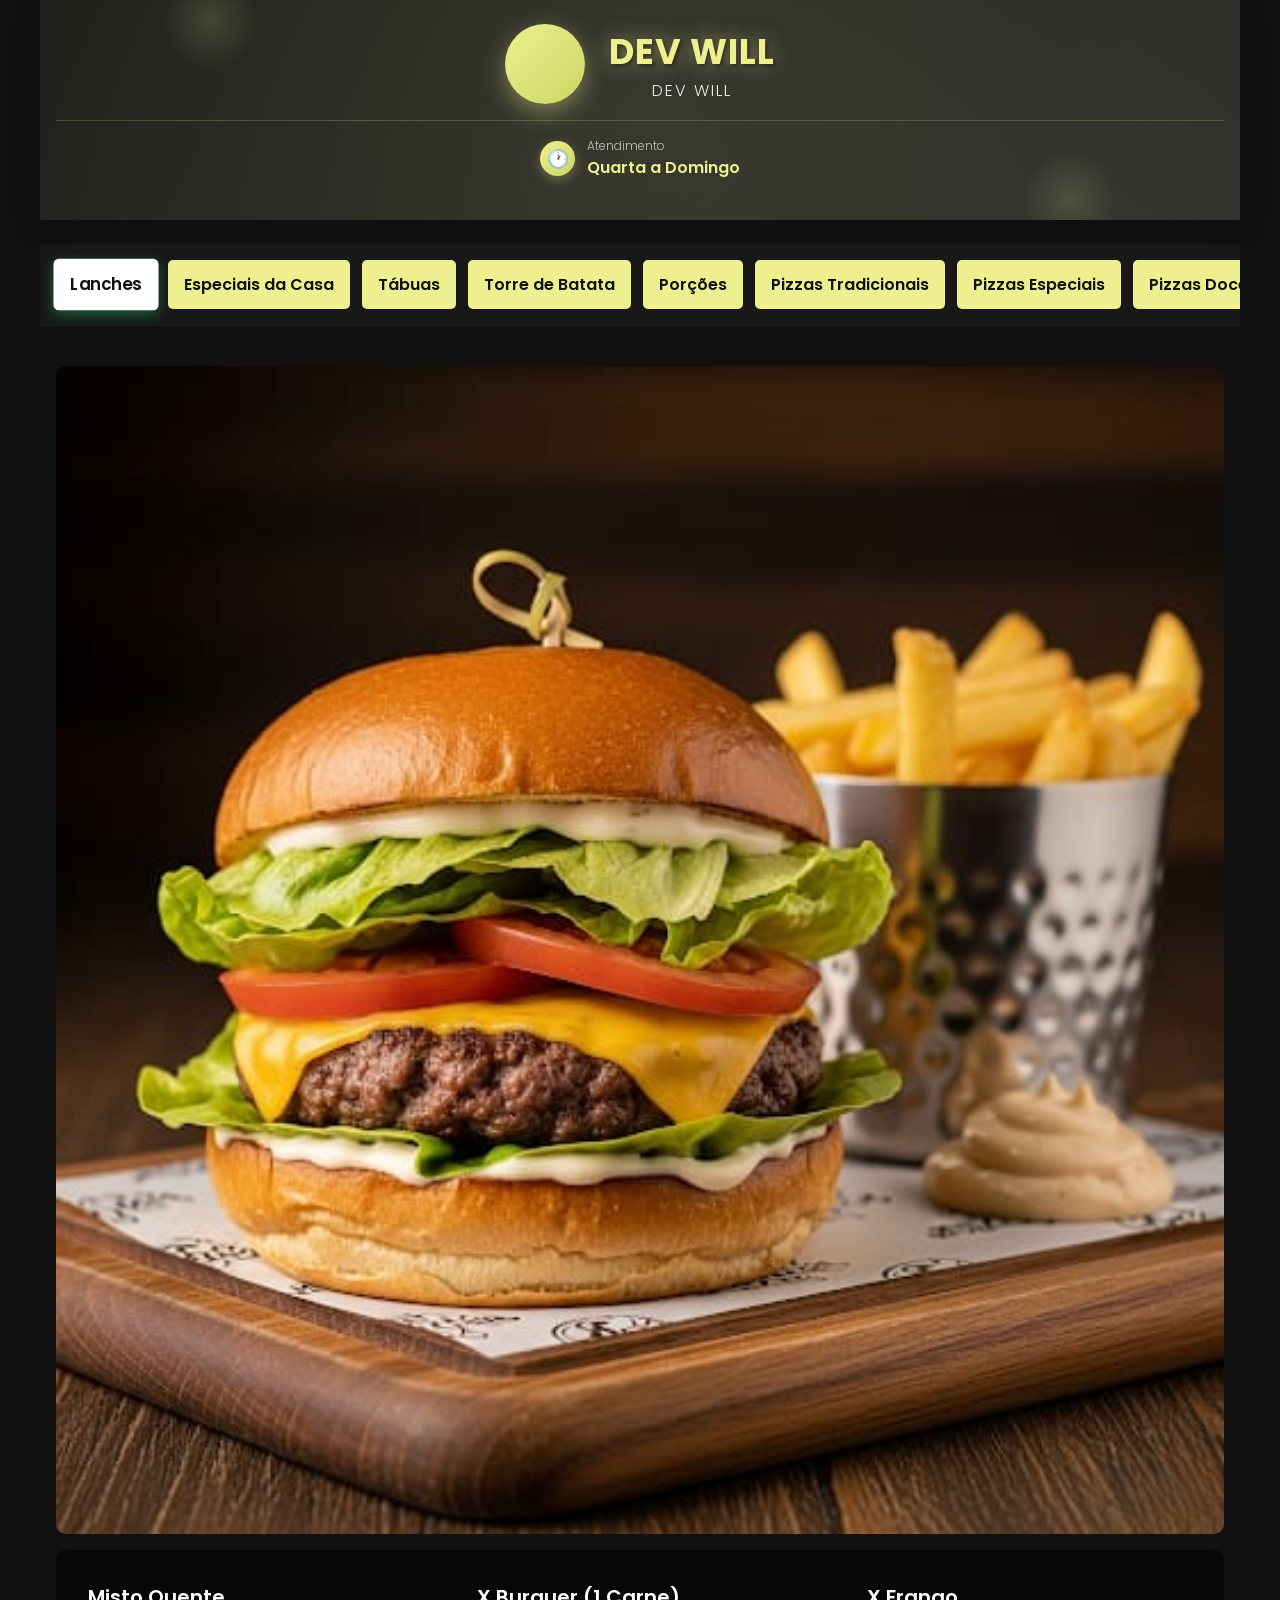
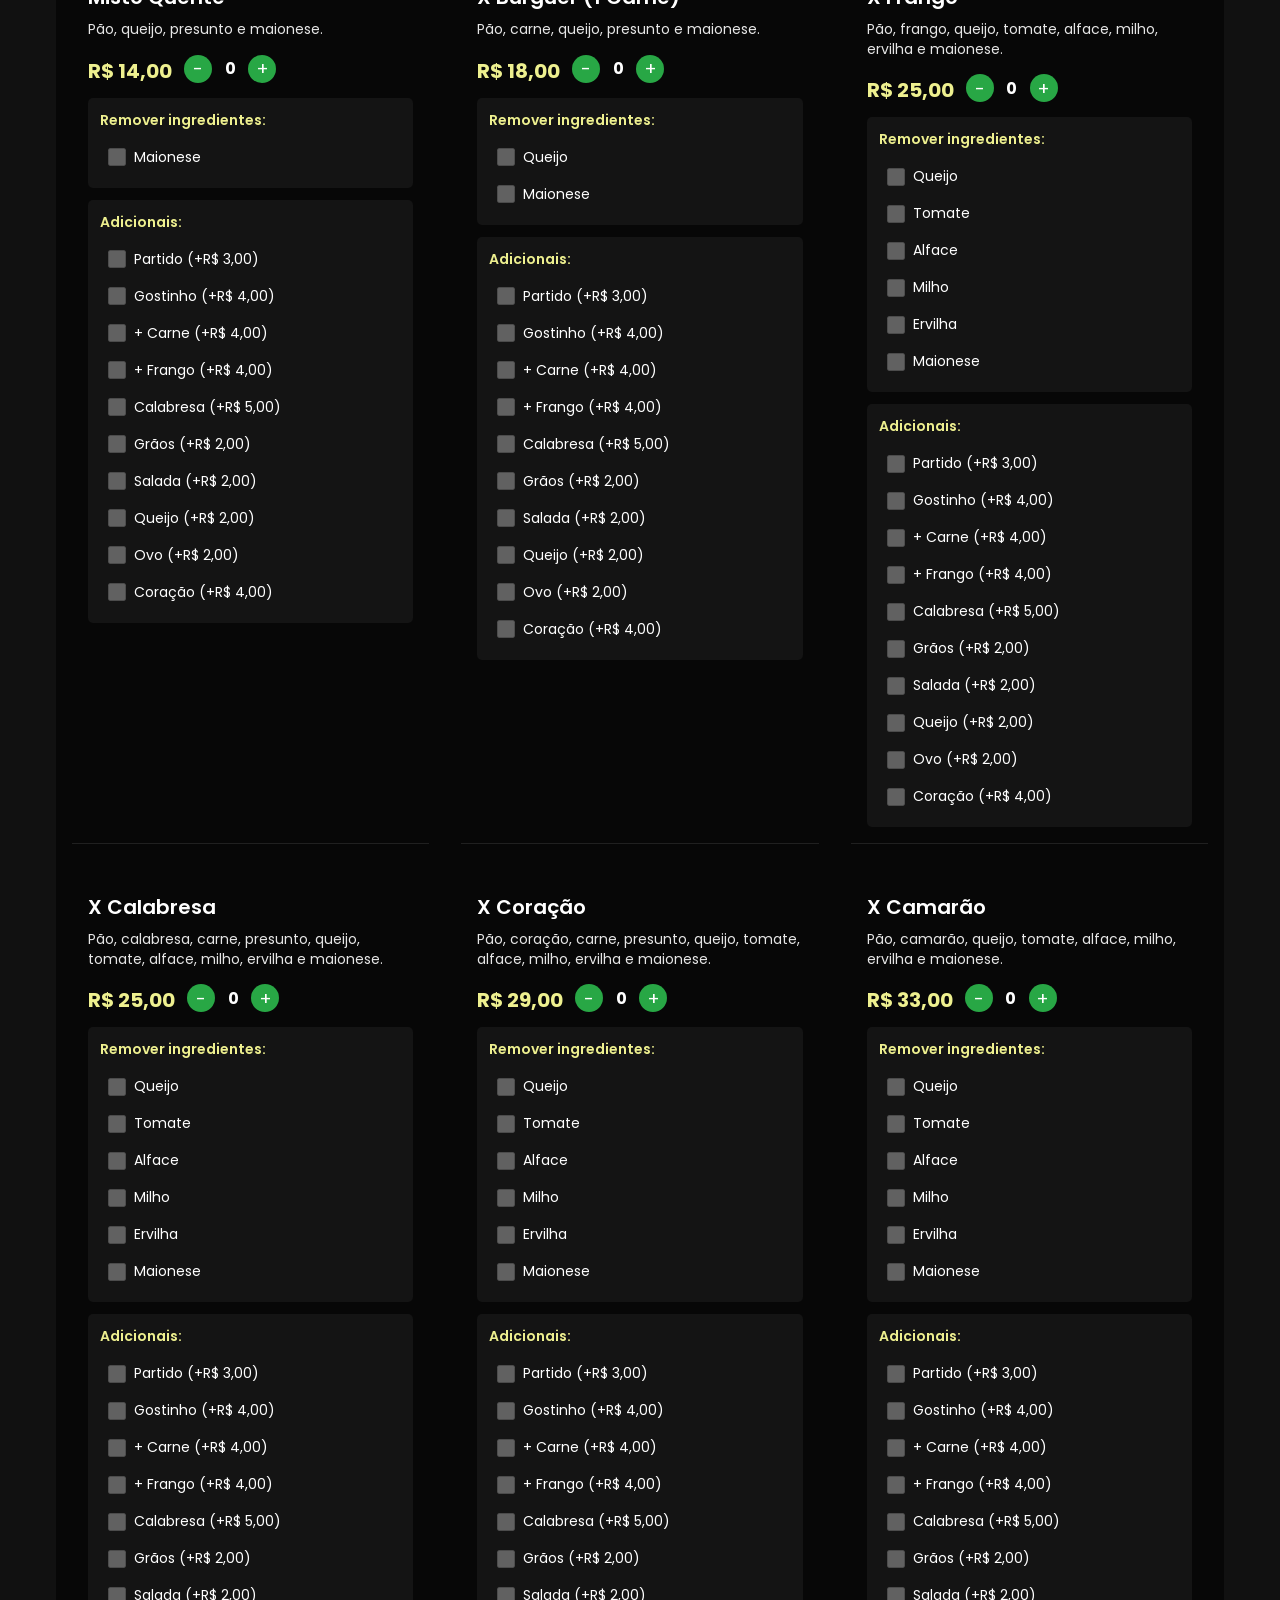
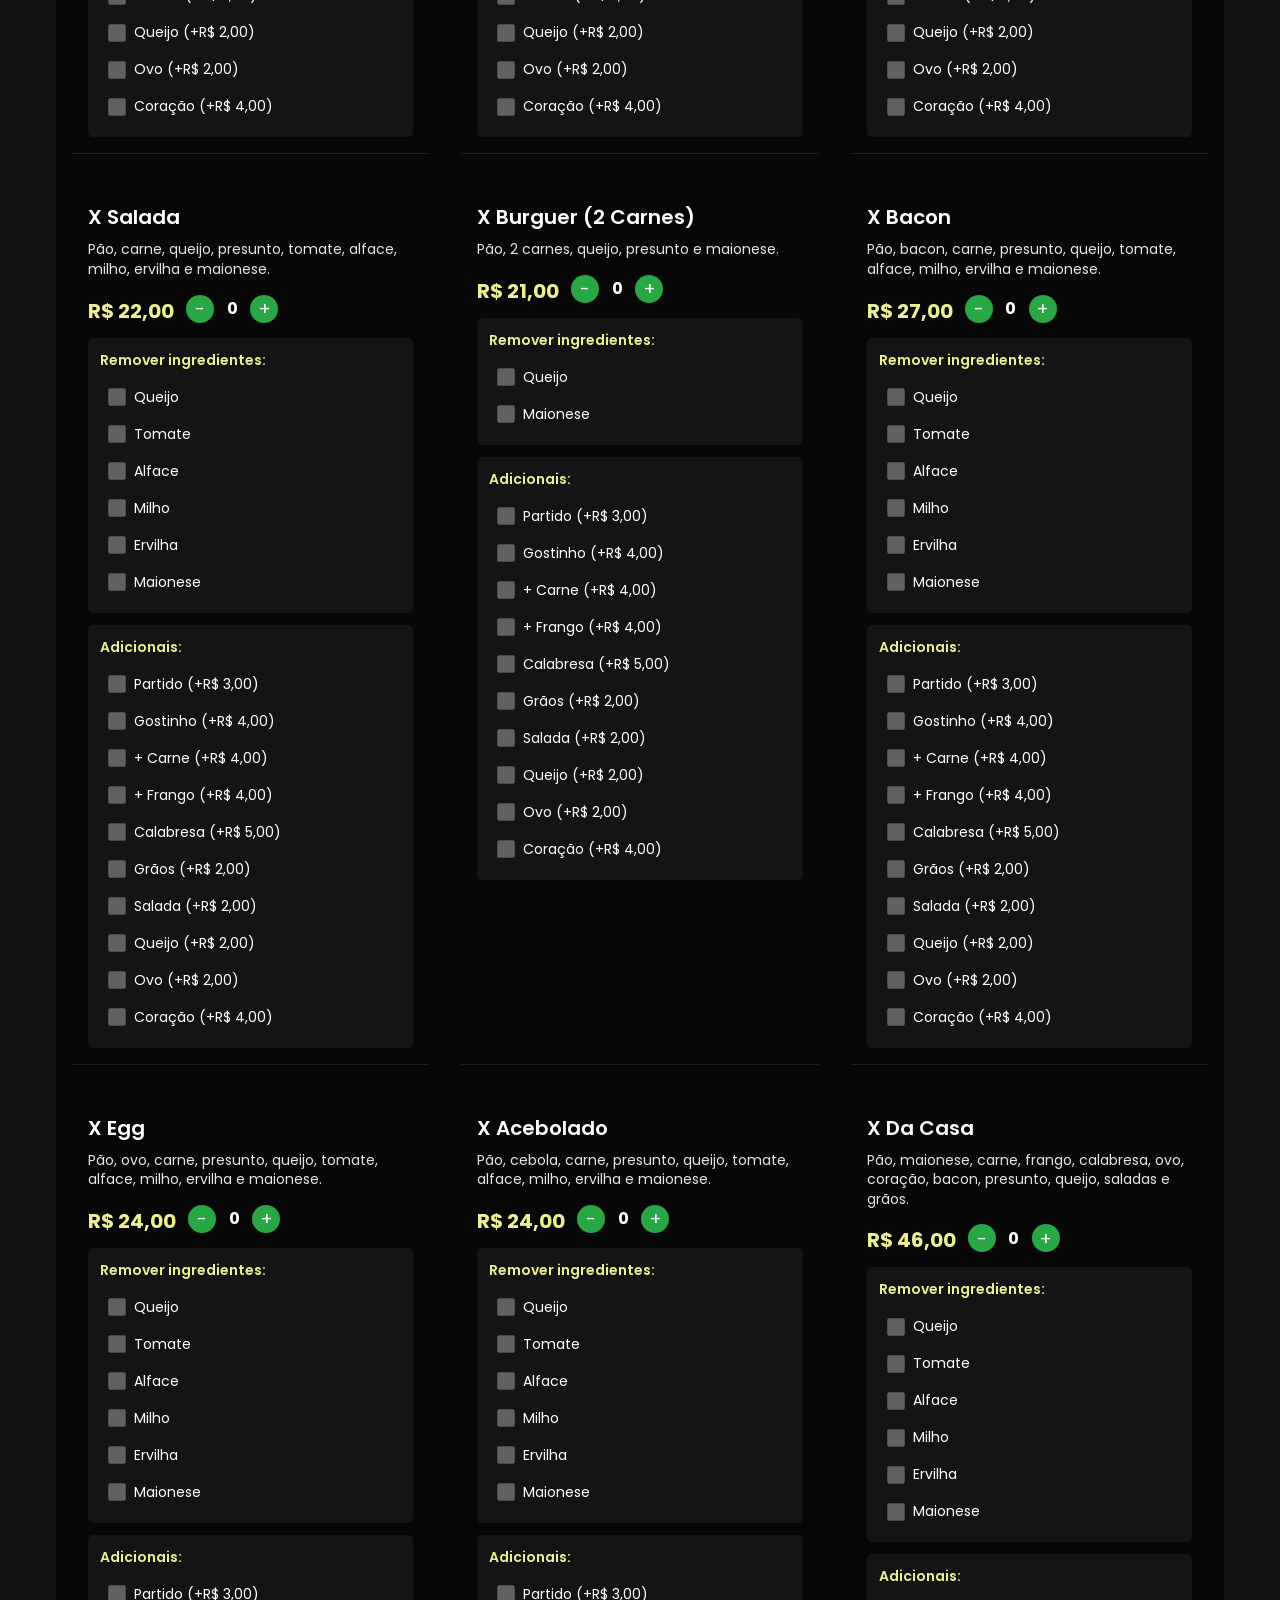
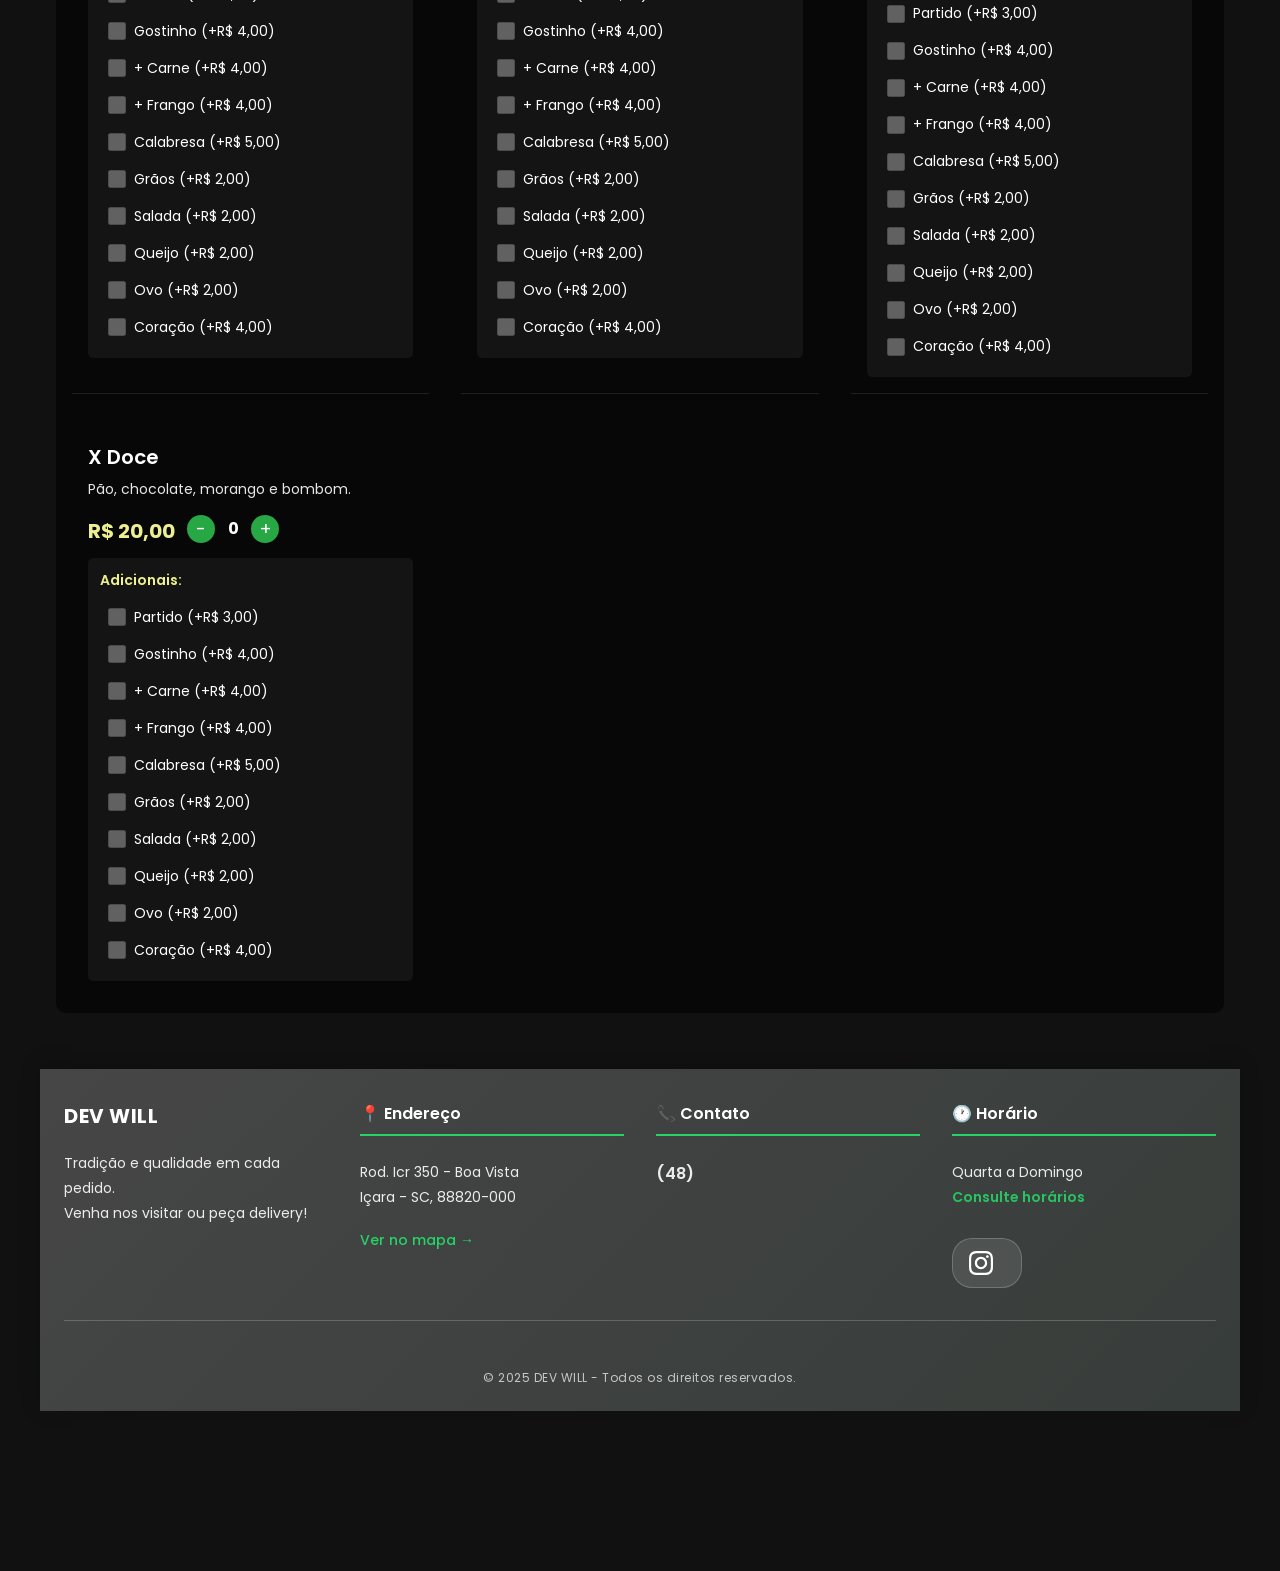
<file: index.html>
<!DOCTYPE html>
<html lang="pt-br">

<head>
    <meta charset="UTF-8">
    <meta name="viewport" content="width=device-width, initial-scale=1.0">
    <meta name="description" content="Cardápio Digital - Cardoso Caldo de Cana">
    <title>Cardápio - DEV WILL</title>
    <link rel="stylesheet" href="styles.css">

</head>

<body>
    <!-- HEADER -->
    <header class="header">
        <div class="header-decoration decoration-1"></div>
        <div class="header-decoration decoration-2"></div>

        <div class="header-container">
            <div class="header-top">
                <div class="logo-circle">
                   <!-- <img src="img/logocardosoo.png" alt="Logo Cardoso Caldo de Cana">-->
                </div>
                <div class="header-title">
                    <h1>DEV WILL</h1>
                    <div class="header-subtitle">DEV WILL</div>
                </div>
            </div>
            <div class="header-info">
                <div class="info-item">
                    <div class="info-icon">🕐</div>
                    <div class="info-text">
                        <span class="info-label">Atendimento</span>
                        <span class="info-value">Quarta a Domingo</span>
                    </div>
                </div>
            </div>
        </div>
    </header>

    <!-- NAVEGAÇÃO DE CATEGORIAS -->
    <nav class="category-nav" id="category-nav">
        <button class="menu-btn" data-category="lanches">Lanches</button>
        <button class="menu-btn" data-category="hamburguer">Especiais da Casa</button>
        <button class="menu-btn" data-category="tabuas">Tábuas</button>
        <button class="menu-btn" data-category="torre-batata">Torre de Batata</button>
        <button class="menu-btn" data-category="porcoes">Porções</button>
        <button class="menu-btn" data-category="pizzas-trad">Pizzas Tradicionais</button>
        <button class="menu-btn" data-category="pizzas-especiais">Pizzas Especiais</button>
        <button class="menu-btn" data-category="pizzas-doces">Pizzas Doces</button>
        <button class="menu-btn" data-category="cervejas">Cervejas</button>
        <button class="menu-btn" data-category="bebidas">Bebidas</button>
        <button class="menu-btn" data-category="caipirinhas">Caipirinhas</button>
        <button class="menu-btn" data-category="acai">Açaí</button>
    </nav>

    <!-- CONTAINER DE CATEGORIAS -->
    <main class="categories-container" id="categories-container">
        <!-- As categorias serão injetadas via JavaScript -->
    </main>

    <!-- CARRINHO FLUTUANTE -->
    <div class="cart-float" id="cart-float">
        🛒 <span id="cart-count">0</span> itens - R$ <span id="cart-total">0,00</span>
    </div>
    <!-- ARIA LIVE REGION para anunciar atualizações do carrinho -->
    <div id="cart-live" role="status" aria-live="polite" aria-atomic="true" class="sr-only"></div>

   <!-- PAINEL LATERAL DO CARRINHO -->
<aside class="cart-panel" id="cart-panel">
    <div class="cart-header">
        <h2>Meu Carrinho</h2>
        <button class="btn-close" id="btn-close-cart" aria-label="Fechar carrinho">✖</button>

        <!-- TIPO DE ENTREGA -->
        <div class="delivery-options">
            <label class="delivery-option">
                <input type="radio" name="delivery-type" value="pickup" checked>
                <span>Retirada no balcão</span>
            </label>
            <label class="delivery-option">
                <input type="radio" name="delivery-type" value="delivery">
                <span>Entrega no endereço</span>
            </label>
        </div>

        <!-- FORMULÁRIO DE ENTREGA -->
        <form class="delivery-form" id="delivery-form" style="display: none;">
            <h3>Dados para Entrega</h3>
            <div class="form-group">
                <label for="customer-name">Nome Completo *</label>
                <input type="text" id="customer-name" placeholder="Seu nome" required>
            </div>
            <div class="form-group">
                <label for="customer-phone">Telefone *</label>
                <input type="tel" id="customer-phone" placeholder="(00) 00000-0000" required>
            </div>
            <div class="form-group">
                <label for="customer-street">Rua *</label>
                <input type="text" id="customer-street" placeholder="Nome da rua" required>
            </div>
            <div class="form-group">
                <label for="customer-number">Número *</label>
                <input type="text" id="customer-number" placeholder="Nº" required>
            </div>
            <div class="form-group">
                <label for="customer-district">Bairro *</label>
                <input type="text" id="customer-district" placeholder="Bairro" required>
            </div>
            <div class="form-group">
                <label for="customer-complement">Complemento</label>
                <input type="text" id="customer-complement" placeholder="Apto, bloco, referência...">
            </div>
            <div class="form-group">
                <label for="customer-notes">Observações</label>
                <textarea id="customer-notes" rows="3" placeholder="Alguma observação sobre a entrega?"></textarea>
            </div>
            <div class="conf-endereco">
                <button>CONFIRME SEU ENDEREÇO✅</button>
            </div>
        </form>
    </div>

    <!-- LISTA DE ITENS -->
    <ul class="cart-items" id="cart-items">
        <div class="cart-empty">
            <div class="cart-empty-icon">🛒</div>
            <p>Seu carrinho está vazio</p>
            <small>Adicione produtos para continuar</small>
        </div>
    </ul>

    <!-- FOOTER DO CARRINHO -->
    <div class="cart-footer">
        <strong>Total: R$ <span id="cart-total-sidebar">0,00</span></strong>
        <button class="btn-whatsapp" id="btn-whatsapp">
            Finalize seu pedido no WhatsApp
            <svg xmlns="http://www.w3.org/2000/svg" width="18" height="18" fill="currentColor" viewBox="0 0 24 24">
                <path d="M20.52 3.48A11.8 11.8 0 0 0 12 0C5.37 0 0 5.37 0 12c0 2.12.56 4.2 1.62 6.02L0 24l6.21-1.62A11.95 11.95 0 0 0 12 24c6.63 0 12-5.37 12-12 0-3.19-1.24-6.2-3.48-8.52ZM12 22.07c-2.05 0-4.04-.54-5.8-1.57l-.42-.25-3.69.96.99-3.6-.27-.43a9.94 9.94 0 0 1-1.53-5.28c0-5.5 4.47-9.96 9.96-9.96 2.67 0 5.17 1.04 7.05 2.92a9.9 9.9 0 0 1 2.92 7.05c0 5.5-4.47 9.96-9.96 9.96Zm5.44-7.48c-.3-.15-1.77-.87-2.04-.97-.27-.1-.46-.15-.66.15-.2.3-.76.96-.93 1.16-.17.2-.34.22-.64.07-.3-.15-1.27-.47-2.42-1.5-.9-.8-1.51-1.77-1.68-2.07-.17-.3-.02-.46.13-.61.13-.13.3-.34.45-.5.15-.17.2-.3.3-.5.1-.2.05-.37-.02-.52-.07-.15-.66-1.6-.9-2.2-.24-.58-.48-.5-.66-.5h-.57c-.2 0-.52.07-.8.37-.27.3-1.04 1.02-1.04 2.5 0 1.47 1.06 2.9 1.2 3.1.15.2 2.09 3.2 5.07 4.5.71.31 1.27.5 1.7.64.71.22 1.35.19 1.86.12.57-.08 1.77-.72 2.02-1.42.25-.7.25-1.3.18-1.42-.07-.13-.27-.2-.57-.34Z" />
            </svg>
        </button>
    </div>
</aside>

    <!-- OVERLAY -->
    <div class="overlay" id="overlay"></div>

    <!-- BOTÃO ADICIONAR FIXO -->
    <button class="btn-add-fixed" id="btn-add-fixed">
        🛒 Adicionar ao Carrinho
    </button>

    <!-- FOOTER -->
    <footer class="footer">
        <div class="footer-container">
            <div class="footer-column">
                <h3 class="footer-title">DEV WILL</h3>
                <p class="footer-text">Tradição e qualidade em cada pedido.<br>Venha nos visitar ou peça delivery!</p>
            </div>
            <div class="footer-column">
                <h4 class="footer-subtitle">📍 Endereço</h4>
                <p class="footer-text">Rod. Icr 350 - Boa Vista<br>Içara - SC, 88820-000</p>
                <a href="https://www.google.com/maps/place/Caldo+De+Cana+Cardoso/@-28.7972351,-49.2936304,16.5z/data=!4m6!3m5!1s0x9523d5dada7826a3:0xf5b23cdfd604adf1!8m2!3d-28.7961807!4d-49.2937088!16s%2Fg%2F11c61l6qbs?entry=ttu&g_ep=EgoyMDI1MTEwNS4wIKXMDSoASAFQAw%3D%3D" target="_blank"
                    class="footer-link">Ver no mapa →</a>
            </div>
            <div class="footer-column">
                <h4 class="footer-subtitle">📞 Contato</h4>
                <p class="footer-text">
                    <a href="tel:+5548999166628" class="footer-link-tel">(48)</a>
                </p>
            </div>
            <div class="footer-column">
                <h4 class="footer-subtitle">🕐 Horário</h4>
                <p class="footer-text">Quarta a Domingo<br><span class="footer-highlight">Consulte horários</span></p>
                <div class="footer-social">
                    <a href="https://www.instagram.com/caldodecanacardoso/?hl=pt-br" target="_blank"
                        class="footer-social-link" aria-label="Instagram">
                        <svg width="24" height="24" viewBox="0 0 24 24" fill="currentColor">
                            <path
                                d="M12 2.163c3.204 0 3.584.012 4.85.07 3.252.148 4.771 1.691 4.919 4.919.058 1.265.069 1.645.069 4.849 0 3.205-.012 3.584-.069 4.849-.149 3.225-1.664 4.771-4.919 4.919-1.266.058-1.644.07-4.85.07-3.204 0-3.584-.012-4.849-.07-3.26-.149-4.771-1.699-4.919-4.92-.058-1.265-.07-1.644-.07-4.849 0-3.204.013-3.583.07-4.849.149-3.227 1.664-4.771 4.919-4.919 1.266-.057 1.645-.069 4.849-.069zm0-2.163c-3.259 0-3.667.014-4.947.072-4.358.2-6.78 2.618-6.98 6.98-.059 1.281-.073 1.689-.073 4.948 0 3.259.014 3.668.072 4.948.2 4.358 2.618 6.78 6.98 6.98 1.281.058 1.689.072 4.948.072 3.259 0 3.668-.014 4.948-.072 4.354-.2 6.782-2.618 6.979-6.98.059-1.28.073-1.689.073-4.948 0-3.259-.014-3.667-.072-4.947-.196-4.354-2.617-6.78-6.979-6.98-1.281-.059-1.69-.073-4.949-.073zm0 5.838c-3.403 0-6.162 2.759-6.162 6.162s2.759 6.163 6.162 6.163 6.162-2.759 6.162-6.163c0-3.403-2.759-6.162-6.162-6.162zm0 10.162c-2.209 0-4-1.79-4-4 0-2.209 1.791-4 4-4s4 1.791 4 4c0 2.21-1.791 4-4 4zm6.406-11.845c-.796 0-1.441.645-1.441 1.44s.645 1.44 1.441 1.44c.795 0 1.439-.645 1.439-1.44s-.644-1.44-1.439-1.44z" />
                        </svg>
                        <span></span>
                    </a>
                </div>
            </div>
        </div>
        <div class="footer-copyright">
            <p>&copy; 2025 DEV WILL - Todos os direitos reservados.</p>
        </div>
    </footer>

    <!-- SCRIPTS -->

    <script type="module" src="script.js"></script>
</body>

</html>
</file>
<file: styles.css>
@import url('https://fonts.googleapis.com/css2?family=Poppins:wght@300;400;600;700&display=swap');

/* ========== VARIÁVEIS CSS ========== */
:root {
    /* Cores */
    --color-primary: #eef08f;
    --color-primary-dark: #c9d663;
    --color-secondary: #25D366;
    --color-secondary-dark: #128C7E;
    --color-dark: #111111;
    --color-gray: #2d2d2d;
    --color-light: #ffffff;
    --color-text: #fff;
    --color-border: #eee;
    --color-error: #ff4444;
    
    /* Espaçamentos */
    --spacing-xs: 8px;
    --spacing-sm: 12px;
    --spacing-md: 16px;
    --spacing-lg: 24px;
    --spacing-xl: 32px;
    
    /* Tamanhos de fonte */
    --font-xs: 0.75rem;
    --font-sm: 0.875rem;
    --font-md: 1rem;
    --font-lg: 1.25rem;
    --font-xl: 1.5rem;
    --font-2xl: 2rem;
    
    /* Sombras */
    --shadow-sm: 0 2px 8px rgba(0, 0, 0, 0.1);
    --shadow-md: 0 4px 15px rgba(0, 0, 0, 0.15);
    --shadow-lg: 0 8px 25px rgba(0, 0, 0, 0.2);
    --shadow-glow: 0 0 20px rgba(238, 240, 143, 0.5);
    
    /* Transições */
    --transition-fast: 0.2s ease;
    --transition-normal: 0.3s ease;
    --transition-slow: 0.5s ease;
    
    /* Border Radius */
    --radius-sm: 5px;
    --radius-md: 10px;
    --radius-lg: 20px;
    --radius-full: 50px;
    
    /* Z-index hierarchy */
    --z-base: 1;
    --z-dropdown: 100;
    --z-sticky: 500;
    --z-fixed: 900;
    --z-modal-backdrop: 1000;
    --z-modal: 1001;
    --z-popover: 1002;
    --z-tooltip: 1003;
}

/* ========== RESET & BASE ========== */
* {
    margin: 0;
    padding: 0;
    box-sizing: border-box;
}

html {
    font-size: 16px;
    scroll-behavior: smooth;
}

body {
    min-height: 100vh;
    font-family: 'Poppins', sans-serif;
    background: var(--color-dark);
    color: var(--color-text);
    overflow-x: hidden;
    padding-bottom: 180px;
}

img {
    max-width: 100%;
      height: auto;
    display: block;
}

button {
    font-family: inherit;
    cursor: pointer;
    border: none;
    outline: none;
}

.quantidade {
  display: flex;
  align-items: center;
  gap: 8px;
  justify-content: center;
}

.quantidade button {
  background-color: #28a745;
  color: white;
  border: none;
  border-radius: 50%;
  width: 28px;
  height: 28px;
  font-size: 18px;
  cursor: pointer;
  transition: 0.2s;
  display: flex;
  align-items: center;
  justify-content: center;
}

.quantidade button:hover {
  background-color: #218838;
}

.quantidade button:disabled {
  background-color: #ccc;
  cursor: not-allowed;
  opacity: 0.6;
}

.quantidade .valor {
  min-width: 20px;
  text-align: center;
  font-weight: bold;
}

input, textarea, select {
    font-family: inherit;
}

/* ========== VALIDAÇÃO DE FORMULÁRIO ========== */
.field-error {
  border: 2px solid var(--color-error) !important;
  animation: shake 0.3s ease;
}

@keyframes shake {
  0%, 100% { transform: translateX(0); }
  25% { transform: translateX(-5px); }
  75% { transform: translateX(5px); }
}

/* ========== HEADER ========== */
.header {
    position: relative;
    background: linear-gradient(135deg, #1a1a1a 0%, var(--color-gray) 100%);
    padding: var(--spacing-lg) var(--spacing-md);
    overflow: hidden;
    box-shadow: var(--shadow-lg);
}

.header::before {
    content: '';
    position: absolute;
    top: -50%;
    left: -50%;
    width: 200%;
    height: 200%;
    background: radial-gradient(circle, rgba(238, 240, 143, 0.1) 0%, transparent 70%);
    animation: pulseGlow 4s ease-in-out infinite;
    pointer-events: none;
}

@keyframes pulseGlow {
    0%, 100% { opacity: 0.5; transform: scale(1); }
    50% { opacity: 0.8; transform: scale(1.1); }
}

.header-container {
    position: relative;
    z-index: var(--z-base);
    max-width: 1200px;
    margin: 0 auto;
    display: flex;
    flex-direction: column;
    align-items: center;
    gap: var(--spacing-md);
}

.header-top {
    display: flex;
    align-items: center;
    gap: var(--spacing-lg);
    justify-content: center;
    flex-wrap: wrap;
}

.logo-circle {
    width: 80px;
    height: 80px;
    background: linear-gradient(135deg, var(--color-primary) 0%, var(--color-primary-dark) 100%);
    border-radius: 50%;
    display: flex;
    align-items: center;
    justify-content: center;
    box-shadow: 0 8px 25px rgba(238, 240, 143, 0.4);
    animation: float 3s ease-in-out infinite;
}

@keyframes float {
    0%, 100% { transform: translateY(0px); }
    50% { transform: translateY(-10px); }
}

.logo-circle img {
    width: 100%;
    height: 100%;
    object-fit: cover;
    border-radius: 50%;
}

.header-title h1 {
    color: var(--color-primary);
    font-size: var(--font-2xl);
    font-weight: 700;
    text-shadow: 2px 2px 4px rgba(0, 0, 0, 0.5), var(--shadow-glow);
    letter-spacing: 1px;
    text-align: center;
}

.header-subtitle {
    color: var(--color-light);
    font-size: var(--font-md);
    font-weight: 300;
    letter-spacing: 2px;
    text-align: center;
    opacity: 0.9;
}

.header-info {
    display: flex;
    gap: var(--spacing-xl);
    align-items: center;
    justify-content: center;
    flex-wrap: wrap;
    padding: var(--spacing-md) 0;
    border-top: 1px solid rgba(238, 240, 143, 0.2);
    width: 100%;
}

.info-item {
    display: flex;
    align-items: center;
    gap: var(--spacing-sm);
    transition: transform var(--transition-normal);
}

.info-item:hover {
    transform: translateY(-3px);
}

.info-icon {
    width: 35px;
    height: 35px;
    background: linear-gradient(135deg, var(--color-primary) 0%, var(--color-primary-dark) 100%);
    border-radius: 50%;
    display: flex;
    align-items: center;
    justify-content: center;
    font-size: 18px;
    box-shadow: 0 4px 12px rgba(238, 240, 143, 0.3);
}

.info-text {
    display: flex;
    flex-direction: column;
}

.info-label {
    font-size: var(--font-xs);
    opacity: 0.7;
    font-weight: 300;
}

.info-value {
    font-weight: 600;
    color: var(--color-primary);
}

.header-decoration {
    position: absolute;
    width: 100px;
    height: 100px;
    background: radial-gradient(circle, rgba(238, 240, 143, 0.15) 0%, transparent 70%);
    border-radius: 50%;
    pointer-events: none;
}

.decoration-1 {
    top: -30px;
    left: 10%;
    animation: float 5s ease-in-out infinite;
}

.decoration-2 {
    bottom: -30px;
    right: 10%;
    animation: float 4s ease-in-out infinite reverse;
}

/* ========== NAVEGAÇÃO DE CATEGORIAS ========== */
.category-nav {
    margin: var(--spacing-lg) 0;
    display: flex;
    overflow-x: auto;
    gap: var(--spacing-sm);
    padding: var(--spacing-md) var(--spacing-md);
    background-color: rgba(27, 27, 27, 0.73);
    flex-wrap: nowrap;
    white-space: nowrap;
    border-bottom: 1px solid rgba(54, 54, 54, 0.226);
    scrollbar-width: thin;
    scrollbar-color: #888 transparent;
}

.category-nav::-webkit-scrollbar {
    height: 4px;
}

.category-nav::-webkit-scrollbar-track {
    background: transparent;
}

.category-nav::-webkit-scrollbar-thumb {
    background: #888;
    border-radius: 2px;
}

.menu-btn {
    background-color: var(--color-primary);
    color: var(--color-dark);
    border: none;
    border-radius: var(--radius-sm);
    font-size: var(--font-md);
    padding: var(--spacing-sm) var(--spacing-md);
    font-weight: 600;
    flex: 0 0 auto;
    cursor: pointer;
    white-space: nowrap;
    transition: all var(--transition-normal);
}

.menu-btn:hover {
    opacity: 0.8;
    transform: translateY(-2px);
}

.menu-btn.active-category {
    background-color:#ffff;
    box-shadow: 0 4px 12px rgba(37, 211, 102, 0.4);
    transform: scale(1.05);
}

.menu-btn:active {
    transform: translateY(0);
}

.menu-btn:disabled {
    opacity: 0.5;
    cursor: not-allowed;
}

/* ========== CATEGORIAS ========== */
.categories-container {
    max-width: 1200px;
    margin: 0 auto;
    padding: 0 var(--spacing-md);
}

.category {
    display: none;
    margin-bottom: var(--spacing-lg);
}

.category.active {
    display: block;
    animation: fadeIn 0.5s ease;
}

@keyframes fadeIn {
    from {
        opacity: 0;
        transform: translateY(10px);
    }
    to {
        opacity: 1;
        transform: translateY(0);
    }
}

.category-img {
    width: 100%;
    max-width: 100%;
    height: auto;
    border-radius: var(--radius-md);
    margin: var(--spacing-md) auto;
}

.category-list {
    list-style: none;
    padding: var(--spacing-md);
    background-color: rgba(0, 0, 0, 0.6);
    border-radius: var(--radius-md);
    animation: fadeIn 0.5s ease;
}

.category-item {
    padding: var(--spacing-md);
    border-bottom: 1px solid rgba(255, 255, 255, 0.1);
    transition: background-color var(--transition-fast);
}

.category-item:hover {
    background-color: rgba(255, 255, 255, 0.05);
}

.item-controls .item-price {
    color: var(--color-primary);
    font-weight: 700;
    font-size: var(--font-lg);
}

.category-item:last-child {
    border-bottom: none;
}

.item-header {
    display: flex;
    flex-direction: column;
    gap: var(--spacing-xs);
    margin-bottom: var(--spacing-sm);
}

.item-name {
    font-weight: 600;
    font-size: var(--font-lg);
}

.item-description {
    font-size: var(--font-sm);
    opacity: 0.9;
    line-height: 1.4;
}

.item-controls {
    display: flex;
    gap: var(--spacing-sm);
    align-items: center;
    flex-wrap: wrap;
    margin-top: var(--spacing-sm);
}

.size-selector {
    display: flex;
    gap: var(--spacing-sm);
    align-items: center;
    flex-wrap: wrap;
}

.size-label {
    font-weight: 500;
    font-size: var(--font-sm);
}

.size-select {
    padding: var(--spacing-xs) var(--spacing-sm);
    border-radius: var(--radius-sm);
    border: 1px solid #ccc;
    background-color: var(--color-light);
    color: var(--color-dark);
    font-weight: 600;
    font-size: var(--font-sm);
    cursor: pointer;
    transition: all var(--transition-fast);
}

.size-select:hover:not(:disabled) {
    border-color: var(--color-primary);
}

.size-select:disabled {
    opacity: 0.5;
    cursor: not-allowed;
}

.border-select {
    padding: var(--spacing-xs) var(--spacing-sm);
    border-radius: var(--radius-sm);
    border: 1px solid #ccc;
    background-color: var(--color-light);
    color: var(--color-dark);
    font-size: var(--font-sm);
    cursor: pointer;
}

.size-option {
    display: inline-flex;
    align-items: center;
    gap: var(--spacing-xs);
    cursor: pointer;
    padding: var(--spacing-xs) var(--spacing-sm);
    border-radius: var(--radius-sm);
    transition: background-color var(--transition-fast);
}

.size-option:hover {
    background-color: rgba(255, 255, 255, 0.1);
}

.size-option input[type="radio"] {
    cursor: pointer;
}

.options-group {
    margin-top: var(--spacing-sm);
    padding: var(--spacing-sm);
    background-color: rgba(255, 255, 255, 0.05);
    border-radius: var(--radius-sm);
}

.options-title {
    font-size: var(--font-sm);
    font-weight: 600;
    margin-bottom: var(--spacing-xs);
    color: var(--color-primary);
}

.option-item {
    display: flex;
    align-items: center;
    gap: var(--spacing-xs);
    padding: var(--spacing-xs) 0;
    cursor: pointer;
    transition: background-color var(--transition-fast);
    border-radius: var(--radius-sm);
    padding-left: var(--spacing-xs);
}

.option-item:hover {
    background-color: rgba(255, 255, 255, 0.05);
}

.option-checkbox {
    width: 18px;
    height: 18px;
    cursor: pointer;
}

.option-checkbox:disabled {
    opacity: 0.5;
    cursor: not-allowed;
}

.option-label {
    font-size: var(--font-sm);
    cursor: pointer;
    user-select: none;
}

.section-title {
    font-size: var(--font-xl);
    margin: var(--spacing-lg) 0 var(--spacing-md);
    padding-bottom: var(--spacing-xs);
    border-bottom: 2px solid var(--color-primary);
    color: var(--color-primary);
}

/* ========== CARRINHO FLUTUANTE ========== */
.cart-float {
    position: fixed;
    top: 20px;
    right: 20px;
    background: linear-gradient(135deg, var(--color-secondary) 0%, var(--color-secondary-dark) 100%);
    color: var(--color-light);
    padding: var(--spacing-sm) var(--spacing-lg);
    border-radius: var(--radius-full);
    cursor: pointer;
    box-shadow: 0 4px 15px rgba(37, 211, 102, 0.3);
    font-weight: 600;
    font-size: var(--font-sm);
    z-index: var(--z-fixed);
    transition: all var(--transition-normal);
    user-select: none;
    display: none;
}

.cart-float.active {
    display: block;
}

.cart-float:hover {
    transform: translateY(-2px);
    box-shadow: 0 6px 20px rgba(37, 211, 102, 0.4);
}

.cart-float:active {
    transform: translateY(0);
}

.sr-only {
  position: absolute !important;
  width: 1px; height: 1px;
  padding: 0; margin: -1px;
  overflow: hidden; clip: rect(0,0,0,0);
  white-space: nowrap; border: 0;
}

/* ========== PAINEL DO CARRINHO - LAYOUT FIXADO ========== */
.cart-panel {
    position: fixed;
    top: 0;
    right: -100%;
    width: 100%;
    max-width: 400px;
    height: 100vh;
    background: var(--color-light);
    z-index: var(--z-popover);
    transition: right var(--transition-normal);
    display: flex;
    flex-direction: column;
    box-shadow: -5px 0 25px rgba(0, 0, 0, 0.15);
}

.cart-panel.active {
    right: 0;
}

/* CABEÇALHO DO CARRINHO - ROLÁVEL */
.cart-header {
    display: flex;
    flex-direction: column;
    padding: var(--spacing-lg);
    background: linear-gradient(135deg, var(--color-secondary) 0%, var(--color-secondary-dark) 100%);
    color: var(--color-light);
    flex-shrink: 0;
    max-height: 50vh;
    overflow-y: auto;
    scrollbar-width: thin;
    scrollbar-color: rgba(255, 255, 255, 0.3) transparent;
}

.cart-header::-webkit-scrollbar {
    width: 6px;
}

.cart-header::-webkit-scrollbar-track {
    background: transparent;
}

.cart-header::-webkit-scrollbar-thumb {
    background: rgba(255, 255, 255, 0.3);
    border-radius: 3px;
}

.cart-header h2 {
    font-size: var(--font-xl);
    margin-bottom: var(--spacing-md);
    padding-right: var(--spacing-xl);
}

.btn-close {
    position: absolute;
    top: var(--spacing-lg);
    right: var(--spacing-lg);
    width: 32px;
    height: 32px;
    background: rgba(255, 255, 255, 0.2);
    border: none;
    border-radius: 50%;
    color: var(--color-light);
    font-size: var(--font-lg);
    cursor: pointer;
    transition: all var(--transition-fast);
    z-index: 1;
    display: flex;
    align-items: center;
    justify-content: center;
}

.btn-close:hover {
    background: rgba(255, 255, 255, 0.3);
    transform: rotate(90deg);
}

.delivery-options {
    margin-top: var(--spacing-md);
    padding-top: var(--spacing-md);
    border-top: 1px solid rgba(255, 255, 255, 0.2);
}

.delivery-option {
    display: flex;
    align-items: center;
    gap: var(--spacing-xs);
    margin-bottom: var(--spacing-xs);
    cursor: pointer;
    font-size: var(--font-sm);
}

.delivery-option input[type="radio"] {
    cursor: pointer;
}

.delivery-form {
    margin-top: var(--spacing-md);
    padding: var(--spacing-md);
    background-color: rgba(255, 255, 255, 0.05);
    border-radius: var(--radius-sm);
    animation: slideDown 0.3s ease;
}

@keyframes slideDown {
    from {
        opacity: 0;
        transform: translateY(-10px);
    }
    to {
        opacity: 1;
        transform: translateY(0);
    }
}

.delivery-form h3 {
    font-size: var(--font-md);
    margin-bottom: var(--spacing-md);
    color: var(--color-light);
}

.form-group {
    margin-bottom: var(--spacing-md);
}

.form-group label {
    display: block;
    font-size: var(--font-sm);
    margin-bottom: var(--spacing-xs);
    font-weight: 500;
    color: var(--color-light);
}

.form-group input,
.form-group textarea {
    width: 100%;
    padding: var(--spacing-sm);
    font-size: var(--font-sm);
    border: 1px solid rgba(255, 255, 255, 0.2);
    border-radius: var(--radius-sm);
    background-color: rgba(255, 255, 255, 0.1);
    color: var(--color-light);
    transition: border-color var(--transition-fast);
}

.form-group input:focus,
.form-group textarea:focus {
    outline: none;
    border-color: rgba(255, 255, 255, 0.5);
}

.form-group input::placeholder,
.form-group textarea::placeholder {
    color: rgba(255, 255, 255, 0.5);
}

.form-group textarea {
    resize: vertical;
    min-height: 70px;
}
/* botão de confirmar endereço */
.conf-endereco{
  display: flex;
  justify-content: center;
  margin-top: auto;
  font-weight: bold;
  gap: 8px;
}
.conf-endereco button {
  background: var(--color-secondary-dark) 100%;
  padding: 12px 22px;
  border: none;
  border-radius: 12px;
  font-size: 16px;
  font-weight: bold;
  color: #fff;
  cursor: pointer;
  box-shadow: 0 3px 8px rgba(0,0,0,0.25);
  animation: pulse 1.6s infinite ease-in-out;
  transition: transform 0.15s ease;
}
/* Mini efeito ao clicar */
.conf-endereco button:active {
  transform: scale(0.96);
}
/* ANIMAÇÃO PULSANDO */
@keyframes pulse {
  0% {
    transform: scale(1);
  }
  50% {
    transform: scale(1.04);
    box-shadow: 0 6px 14px rgba(0,0,0,0.25);
  }
  100% {
    transform: scale(1);
  }
}

/* LISTA DE ITENS - ÁREA ROLÁVEL */
.cart-items {
    flex: 1;
    overflow-y: auto;
    padding: 0;
    list-style: none;
    margin: 0;
    background: #f8f9fa;
    scrollbar-width: thin;
    scrollbar-color: #ccc #f8f9fa;
}

.cart-items::-webkit-scrollbar {
    width: 8px;
}

.cart-items::-webkit-scrollbar-track {
    background: #f8f9fa;
}

.cart-items::-webkit-scrollbar-thumb {
    background: #ccc;
    border-radius: 4px;
}

.cart-items::-webkit-scrollbar-thumb:hover {
    background: #999;
}

.cart-item {
    display: flex;
    align-items: center;
    justify-content: space-between;
    padding: var(--spacing-md) var(--spacing-lg);
    border-bottom: 1px solid #e0e0e0;
    transition: background-color var(--transition-fast);
    gap: var(--spacing-sm);
}

.cart-item:hover {
    background-color: #f0f0f0;
}

.item-info {
    flex: 1;
    min-width: 0;
}

.item-details {
    margin-bottom: var(--spacing-xs);
}

.item-name-cart {
    font-weight: 600;
    color: var(--color-dark);
    font-size: var(--font-sm);
    line-height: 1.4;
    word-wrap: break-word;
}

.item-extras {
    font-size: var(--font-xs);
    color: #666;
    margin-top: 4px;
}

.item-price {
    font-weight: 600;
    color: var(--color-dark);
    font-size: var(--font-sm);
    margin-top: 4px;
}

.item-quantity {
    display: flex;
    align-items: center;
    gap: var(--spacing-sm);
    flex-shrink: 0;
}

.btn-quantity {
    width: 32px;
    height: 32px;
    border: 1px solid #ddd;
    background: var(--color-light);
    border-radius: var(--radius-sm);
    cursor: pointer;
    display: flex;
    align-items: center;
    justify-content: center;
    font-weight: 600;
    transition: all var(--transition-fast);
    font-size: var(--font-md);
    color: var(--color-dark);
    min-width: 32px;
    min-height: 32px;
}

.btn-quantity:hover {
    background: #f8f9fa;
    border-color: var(--color-secondary);
    color: var(--color-secondary);
}

.quantity-display {
    min-width: 30px;
    text-align: center;
    font-weight: 600;
    font-size: var(--font-sm);
    color: var(--color-dark);
}

.cart-empty {
    display: flex;
    flex-direction: column;
    align-items: center;
    justify-content: center;
    padding: var(--spacing-xl) var(--spacing-lg);
    color: #999;
    text-align: center;
    height: 100%;
    min-height: 200px;
}

.cart-empty-icon {
    font-size: 48px;
    margin-bottom: var(--spacing-md);
    opacity: 0.5;
}

.cart-empty p {
    margin: var(--spacing-xs) 0;
    font-size: var(--font-md);
    font-weight: 500;
    color: #999;
}

.cart-empty small {
    font-size: var(--font-sm);
    opacity: 0.7;
    color: #999;
}

/* RODAPÉ DO CARRINHO - FIXO E SEMPRE VISÍVEL */
.cart-footer {
    position: sticky;
    bottom: 0;
    padding: var(--spacing-lg);
    border-top: 2px solid #e0e0e0;
    background: #f8f9fa;
    flex-shrink: 0;
    display: flex;
    flex-direction: column;
    gap: var(--spacing-md);
    box-shadow: 0 -4px 12px rgba(0, 0, 0, 0.08);
}

.cart-footer strong {
    display: block;
    font-size: var(--font-lg);
    color: var(--color-dark);
    text-align: center;
}

/* BOTÃO WHATSAPP - ESTILO MODERNO */
.cart-footer .btn-whatsapp {
    position: static;
    width: 100%;
    background: linear-gradient(135deg, var(--color-secondary) 0%, var(--color-secondary-dark) 100%);
    color: var(--color-light);
    font-size: var(--font-md);
    font-weight: 700;
    padding: var(--spacing-md) var(--spacing-lg);
    border: none;
    border-radius: var(--radius-md);
    cursor: pointer;
    display: flex;
    justify-content: center;
    align-items: center;
    gap: var(--spacing-xs);
    box-shadow: 0 4px 12px rgba(37, 211, 102, 0.3);
    transition: all var(--transition-normal);
    z-index: 1;
    transform: none;
}

.cart-footer .btn-whatsapp:hover {
    background: linear-gradient(135deg, #1fb855 0%, #128C7E 100%);
    transform: translateY(-2px);
    box-shadow: 0 6px 16px rgba(37, 211, 102, 0.4);
}

.cart-footer .btn-whatsapp:active {
    transform: translateY(0);
}

/* Garantir que o botão não seja sobreposto por scroll */
.cart-panel::after {
    content: '';
    display: block;
    height: 0;
    clear: both;
}

/* ========== OVERLAY ========== */
.overlay {
    position: fixed;
    top: 0;
    left: 0;
    width: 100%;
    height: 100%;
    background: rgba(0, 0, 0, 0.5);
    z-index: var(--z-modal-backdrop);
    opacity: 0;
    visibility: hidden;
    transition: all var(--transition-normal);
}

.overlay.active {
    opacity: 1;
    visibility: visible;
}

/* ========== BOTÕES FIXOS ========== */
.btn-add-fixed {
    position: fixed;
    left: 50%;
    bottom: 85px;
    transform: translateX(-50%);
    background: linear-gradient(135deg, var(--color-secondary) 0%, var(--color-secondary-dark) 100%);
    color: var(--color-light);
    font-size: var(--font-md);
    font-weight: 600;
    padding: var(--spacing-md) var(--spacing-lg);
    border: none;
    border-radius: var(--radius-lg);
    cursor: pointer;
    display: none;
    align-items: center;
    gap: var(--spacing-xs);
    box-shadow: 0 4px 15px rgba(37, 211, 102, 0.3);
    transition: all var(--transition-normal);
    z-index: var(--z-fixed);
    width: calc(100% - 30px);
    max-width: 400px;
}

.btn-add-fixed.active {
    display: flex;
    justify-content: center;
}

.btn-add-fixed:hover {
    transform: translateX(-50%) translateY(-2px);
    box-shadow: 0 6px 20px rgba(37, 211, 102, 0.4);
}

.btn-add-fixed:active {
    transform: translateX(-50%) translateY(0);
}

/* ========== FOOTER ========== */
.footer {
    background: linear-gradient(135deg, #464646 0%, #373d3a 100%);
    color: var(--color-light);
    padding: var(--spacing-xl) var(--spacing-lg) var(--spacing-lg);
    margin-top: var(--spacing-xl);
    box-shadow: 0 -4px 20px rgba(0, 0, 0, 0.2);
}

.footer-container {
    max-width: 1200px;
    margin: 0 auto;
    display: grid;
    grid-template-columns: repeat(auto-fit, minmax(250px, 1fr));
    gap: var(--spacing-xl);
    padding-bottom: var(--spacing-xl);
    border-bottom: 1px solid rgba(255, 255, 255, 0.2);
}

.footer-column {
    display: flex;
    flex-direction: column;
    gap: var(--spacing-sm);
}

.footer-title {
    font-size: var(--font-lg);
    font-weight: 700;
    margin-bottom: var(--spacing-xs);
    letter-spacing: 0.5px;
}

.footer-subtitle {
    font-size: var(--font-md);
    font-weight: 600;
    margin-bottom: var(--spacing-sm);
    border-bottom: 2px solid var(--color-secondary);
    padding-bottom: var(--spacing-xs);
    display: inline-block;
}

.footer-text {
    font-size: var(--font-sm);
    line-height: 1.8;
    opacity: 0.9;
}

.footer-highlight {
    color: var(--color-secondary);
    font-weight: 600;
}

.footer-link {
    color: var(--color-secondary);
    text-decoration: none;
    font-size: var(--font-sm);
    font-weight: 500;
    display: inline-block;
    margin-top: var(--spacing-xs);
    transition: all var(--transition-fast);
}

.footer-link:hover {
    color: #1fb855;
    transform: translateX(5px);
}

.footer-link-tel {
    color: var(--color-light);
    text-decoration: none;
    font-size: var(--font-md);
    font-weight: 600;
    transition: color var(--transition-fast);
}

.footer-link-tel:hover {
    color: var(--color-secondary);
}

.footer-social {
    margin-top: var(--spacing-md);
}

.footer-social-link {
    display: inline-flex;
    align-items: center;
    gap: var(--spacing-sm);
    background-color: rgba(255, 255, 255, 0.1);
    color: var(--color-light);
    padding: var(--spacing-sm) var(--spacing-md);
    border-radius: var(--radius-lg);
    text-decoration: none;
    font-weight: 500;
    font-size: var(--font-sm);
    transition: all var(--transition-normal);
    border: 1px solid rgba(255, 255, 255, 0.2);
}

.footer-social-link:hover {
    background-color: #E4405F;
    border-color: #E4405F;
    transform: translateY(-3px);
    box-shadow: 0 6px 16px rgba(228, 64, 95, 0.3);
}

.footer-copyright {
    text-align: center;
    padding-top: var(--spacing-lg);
    margin-top: var(--spacing-lg);
}

.footer-copyright p {
    font-size: var(--font-xs);
    opacity: 0.7;
    letter-spacing: 0.5px;
}

/* ========== TOAST NOTIFICATIONS ========== */
.toast {
    position: fixed;
    top: 20px;
    left: 50%;
    transform: translateX(-50%);
    background: var(--color-secondary);
    color: var(--color-light);
    padding: var(--spacing-sm) var(--spacing-lg);
    border-radius: var(--radius-lg);
    font-weight: 600;
    z-index: var(--z-tooltip);
    box-shadow: var(--shadow-md);
    animation: slideDown 0.3s ease;
    max-width: 90%;
    text-align: center;
}

/* ========== SCROLLBAR CUSTOMIZATION ========== */
::-webkit-scrollbar {
    width: 8px;
    height: 8px;
}

::-webkit-scrollbar-track {
    background: rgba(0, 0, 0, 0.1);
}

::-webkit-scrollbar-thumb {
    background: rgba(0, 0, 0, 0.3);
    border-radius: 4px;
}

::-webkit-scrollbar-thumb:hover {
    background: rgba(0, 0, 0, 0.5);
}

/* ========== RESPONSIVE DESIGN ========== */

/* Mobile Extra Small (≤320px) */
@media (max-width: 320px) {
  :root {
    --font-xs: 0.65rem;
    --font-sm: 0.75rem;
    --font-md: 0.85rem;
    --font-lg: 1rem;
    --font-xl: 1.15rem;
    --font-2xl: 1.4rem;
  }

  .header-container {
    padding: var(--spacing-sm) var(--spacing-xs);
  }

  .logo-circle {
    width: 50px;
    height: 50px;
  }

  .header-title h1 {
    font-size: 1.2rem;
  }

  .header-subtitle {
    font-size: 0.7rem;
  }

  .cart-float {
    font-size: 0.7rem;
    padding: 6px 12px;
    top: 10px;
    right: 10px;
  }

  .cart-panel {
    max-width: 100%;
  }
    .cart-header {
        padding: var(--spacing-md);
        max-height: 45vh;
    }
     .btn-close {
        width: 28px;
        height: 28px;
        font-size: var(--font-md);
    }
     .cart-footer {
        padding: var(--spacing-md);
    }

  .btn-quantity {
    width: 28px;
    height: 28px;
    font-size: 0.85rem;
    min-width: 28px;
    min-height: 28px;
  }

  .footer-container {
    grid-template-columns: 1fr;
    gap: var(--spacing-md);
  }

  .footer-title {
    font-size: var(--font-md);
  }
}

/* Mobile Small (321px - 375px) */
@media (min-width: 321px) and (max-width: 375px) {
  .header-title h1 {
    font-size: 1.4rem;
  }

  .logo-circle {
    width: 60px;
    height: 60px;
  }
   .cart-panel {
        max-width: 380px;
    }
      .cart-header {
        max-height: 48vh;
    }

  .cart-float {
    font-size: 0.8rem;
    padding: 8px 14px;
  }

  .footer-container {
    grid-template-columns: 1fr;
  }
}

/* Mobile Medium (376px - 480px) */
@media (min-width: 376px) and (max-width: 480px) {
  .header-title h1 {
    font-size: 1.6rem;
  }

  .logo-circle {
    width: 70px;
    height: 70px;
  }

  .cart-panel {
    max-width: 380px;
  }

  .footer-container {
    grid-template-columns: 1fr;
    text-align: center;
  }

  .footer-column {
    align-items: center;
  }
}

/* Tablet Small (481px - 768px) */
@media (min-width: 481px) and (max-width: 768px) {
  .header-title h1 {
    font-size: 1.9rem;
  }

  .logo-circle {
    width: 75px;
    height: 75px;
  }

  .categories-container {
    max-width: 700px;
  }

  .cart-panel {
    max-width: 420px;
  }
     .cart-header {
        max-height: 45vh;
    }

  .footer-container {
    grid-template-columns: repeat(2, 1fr);
    text-align: left;
  }

  .footer-column {
    align-items: flex-start;
  }

  body {
    padding-bottom: 160px;
  }
}

/* Tablet (769px - 1024px) */
@media (min-width: 769px) and (max-width: 1024px) {
  body {
    max-width: 900px;
    margin: 0 auto;
    padding-bottom: 150px;
  }

  .header-title h1 {
    font-size: 2rem;
  }

  .logo-circle {
    width: 80px;
    height: 80px;
  }

  .category-list {
    display: grid;
    grid-template-columns: repeat(2, 1fr);
    gap: var(--spacing-lg);
  }

  .section-title {
    grid-column: 1 / -1;
  }

  .cart-panel {
    max-width: 450px;
  }

  .footer-container {
    grid-template-columns: repeat(2, 1fr);
    max-width: 850px;
    margin: 0 auto;
  }

  .btn-whatsapp {
    max-width: 600px;
    left: 50%;
    right: auto;
    transform: translateX(-50%);
  }

  .btn-add-fixed {
    max-width: 500px;
  }
}

/* Desktop Small (1025px - 1439px) */
@media (min-width: 1025px) and (max-width: 1439px) {
  body {
    max-width: 1200px;
    margin: 0 auto;
    padding-bottom: 160px;
  }

  .header-title h1 {
    font-size: 2.2rem;
  }

  .category-list {
    display: grid;
    grid-template-columns: repeat(3, 1fr);
    gap: var(--spacing-xl);
  }

  .section-title {
    grid-column: 1 / -1;
  }

  .cart-panel {
    max-width: 480px;
  }

  .footer-container {
    grid-template-columns: repeat(4, 1fr);
    max-width: 1200px;
  }

  .btn-whatsapp {
    max-width: 700px;
    left: 50%;
    right: auto;
    transform: translateX(-50%);
  }

  .btn-add-fixed {
    max-width: 600px;
  }

  .cart-float {
    top: 25px;
    right: 25px;
    padding: 12px 20px;
    font-size: var(--font-md);
  }
}

/* Desktop Large (≥1440px) */
@media (min-width: 1440px) {
  body {
    max-width: 1400px;
    margin: 0 auto;
    padding-bottom: 180px;
  }

  .header-title h1 {
    font-size: 2.5rem;
  }

  .category-list {
    display: grid;
    grid-template-columns: repeat(4, 1fr);
    gap: var(--spacing-xl);
  }

  .section-title {
    grid-column: 1 / -1;
  }

  .cart-panel {
    max-width: 500px;
  }

  .footer-container {
    grid-template-columns: repeat(4, 1fr);
    max-width: 1400px;
  }

  .btn-whatsapp {
    max-width: 800px;
    left: 50%;
    right: auto;
    transform: translateX(-50%);
    font-size: 1.1rem;
  }

  .btn-add-fixed {
    max-width: 700px;
  }

  .cart-float {
    top: 30px;
    right: 30px;
    padding: 14px 24px;
    font-size: 1rem;
  }
}

/* Landscape Phones */
@media (max-height: 500px) and (orientation: landscape) {
  .header-container {
    padding: var(--spacing-sm);
  }

  .logo-circle {
    width: 50px;
    height: 50px;
  }

  .header-title h1 {
    font-size: 1.2rem;
  }

  .cart-header {
    max-height: 40vh;
  }

  body {
    padding-bottom: 100px;
  }
}

/* Print Styles */
@media print {
  .category-nav,
  .cart-float,
  .cart-panel,
  .overlay,
  .btn-add-fixed,
  .btn-whatsapp,
  .header-decoration {
    display: none !important;
  }

  body {
    background: white;
    color: black;
    padding-bottom: 0;
  }

  .category {
    display: block !important;
    page-break-after: always;
  }

  .footer {
    page-break-before: always;
  }
}

/* High Contrast Mode */
@media (prefers-contrast: high) {
  :root {
    --color-primary: #ffff00;
    --color-secondary: #00ff00;
    --color-dark: #000000;
    --color-light: #ffffff;
  }

  .menu-btn,
  .btn-quantity,
  .btn-add-fixed,
  .btn-whatsapp {
    border: 2px solid currentColor;
  }
}

/* Reduced Motion - VERSÃO MAIS AGRESSIVA */
@media (prefers-reduced-motion: reduce) {
  *,
  *::before,
  *::after {
    animation-duration: 0.01ms !important;
    animation-iteration-count: 1 !important;
    transition-duration: 0.01ms !important;
    scroll-behavior: auto !important;
  }

  .header::before,
  .logo-circle,
  .header-decoration,
  .decoration-1,
  .decoration-2 {
    animation: none !important;
  }

  .toast {
    animation: none !important;
  }
}

/* Dark Mode Support (Opcional - já está em dark mode por padrão) */
@media (prefers-color-scheme: dark) {
  /* Já está em dark mode por padrão, sem mudanças necessárias */
}

/* Touch Device Optimizations */
@media (hover: none) and (pointer: coarse) {
  .menu-btn,
  .btn-quantity,
  .option-item,
  .delivery-option,
  .size-option,
  .btn-add-fixed,
  .cart-float {
    min-height: 44px;
    min-width: 44px;
  }
  .btn-close {
        min-width: 44px;
        min-height: 44px;
    }
     .cart-footer .btn-whatsapp {
        min-height: 52px;
        font-size: 1rem;
    }

  .option-checkbox {
    width: 22px;
    height: 22px;
  }

  .size-select,
  .border-select {
    min-height: 44px;
    font-size: 1rem;
  }

  .form-group input,
  .form-group textarea {
    min-height: 44px;
    font-size: 1rem;
  }
}

/* Container Queries Support (Modern Browsers) */
@supports (container-type: inline-size) {
  .categories-container {
    container-type: inline-size;
  }

  @container (min-width: 768px) {
    .category-list {
      grid-template-columns: repeat(2, 1fr);
    }
  }

  @container (min-width: 1024px) {
    .category-list {
      grid-template-columns: repeat(3, 1fr);
    }
  }
}

/* Focus Styles para Acessibilidade */
*:focus-visible {
  outline: 2px solid var(--color-primary);
  outline-offset: 2px;
}

button:focus-visible,
a:focus-visible {
  outline: 3px solid var(--color-secondary);
  outline-offset: 3px;
}

/* Melhorias de Performance */
.category-img,
.logo-circle img {
  will-change: transform;
}

.cart-panel,
.overlay {
  will-change: opacity, visibility;
}

/* Estados de Loading (caso precise adicionar) */
.loading {
  pointer-events: none;
  opacity: 0.6;
  cursor: wait;
}

.loading::after {
  content: '';
  position: absolute;
  top: 50%;
  left: 50%;
  width: 20px;
  height: 20px;
  margin: -10px 0 0 -10px;
  border: 2px solid var(--color-primary);
  border-top-color: transparent;
  border-radius: 50%;
  animation: spin 0.6s linear infinite;
}

@keyframes spin {
  to { transform: rotate(360deg); }
}

/* Garantia de visibilidade de texto durante carregamento de fontes */
.poppins-font {
  font-family: 'Poppins', sans-serif;
  font-display: swap;
}

/* Utility Classes */
.text-center {
  text-align: center;
}

.hidden {
  display: none !important;
}

.visible {
  display: block !important;
}

/* Prevent text selection on buttons */
.menu-btn,
.btn-quantity,
.btn-add-fixed,
.btn-whatsapp,
.cart-float {
  user-select: none;
  -webkit-user-select: none;
  -moz-user-select: none;
  -ms-user-select: none;
}

/* Smooth scrolling for entire page */
html {
  scroll-behavior: smooth;
}

@media (prefers-reduced-motion: reduce) {
  html {
    scroll-behavior: auto;
  }
}

/* Improved link accessibility */
a {
  color: inherit;
  text-decoration: none;
}

a:hover {
  text-decoration: underline;
}

/* Better image rendering */
img {
  image-rendering: -webkit-optimize-contrast;
  image-rendering: crisp-edges;
}

/* Prevent layout shift */
</file>
